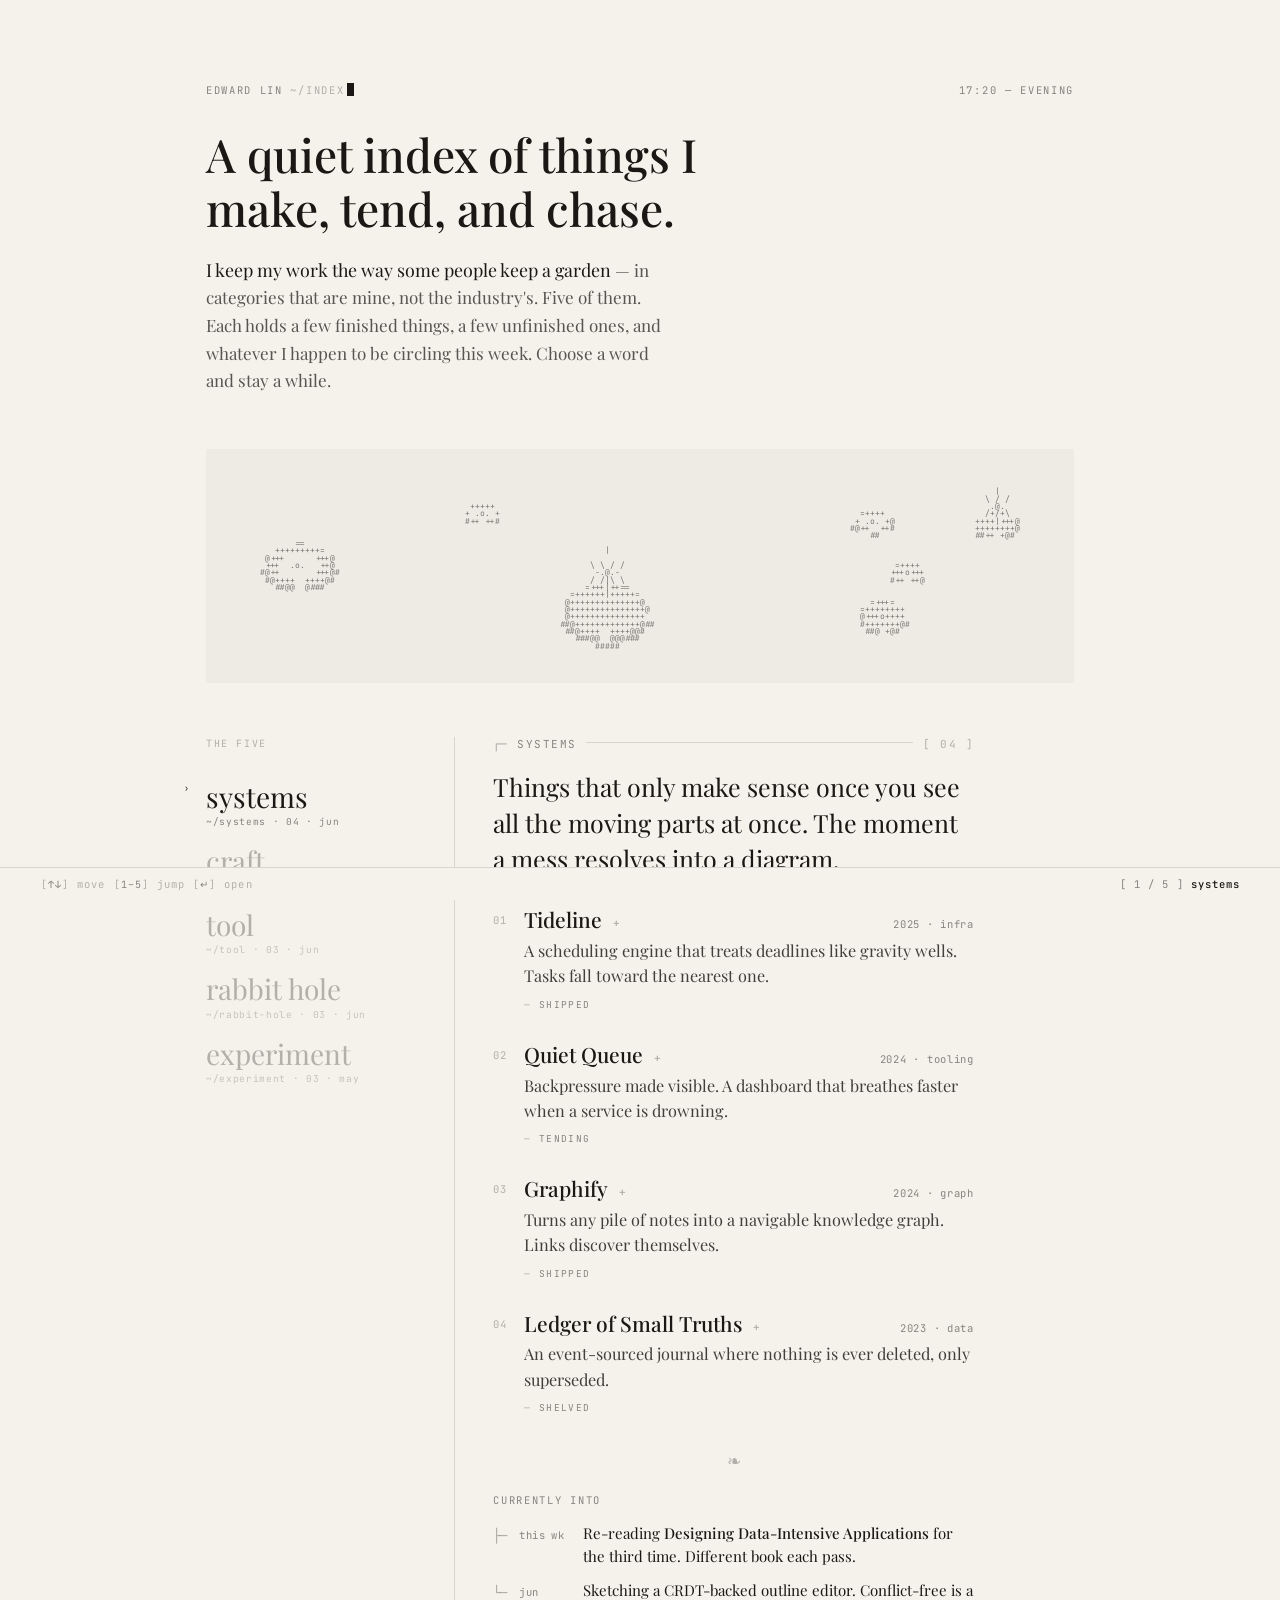
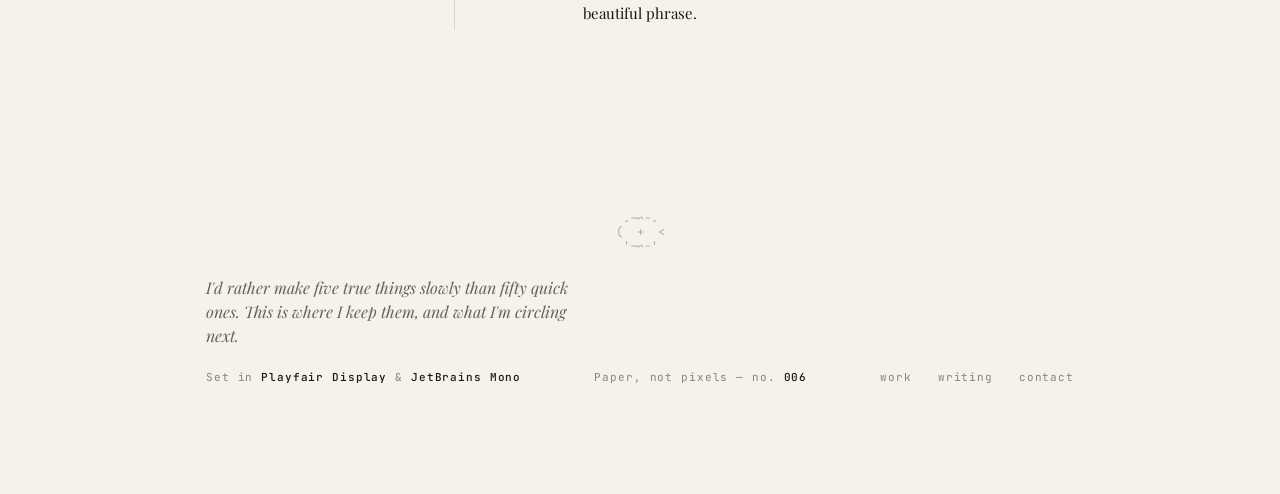
<file: index.html>
<!DOCTYPE html>
<html lang="en">
<head>
<meta charset="UTF-8" />
<meta name="viewport" content="width=device-width, initial-scale=1.0" />
<title>Edward Lin</title>
<link rel="preconnect" href="https://fonts.googleapis.com" />
<link rel="preconnect" href="https://fonts.gstatic.com" crossorigin />
<link href="https://fonts.googleapis.com/css2?family=JetBrains+Mono:wght@400;500&family=Playfair+Display:ital,wght@0,400;0,500;0,600;1,400;1,500&display=swap" rel="stylesheet" />
<link rel="stylesheet" href="css/styles.css" />
</head>
<body>
  <div id="pond" aria-hidden="true"></div>

  <main class="page">
    <header class="head">
      <span class="prompt">edward lin <span class="dim">~/index</span><span class="cursor"></span></span>
      <span class="now" id="now">—</span>
    </header>

    <h1 class="lede">A quiet index of things I make, tend, and chase.</h1>
    <p class="opening"><span class="drop">I keep my work the way some people keep a garden</span> — in categories that are mine, not the industry's. Five of them. Each holds a few finished things, a few unfinished ones, and whatever I happen to be circling this week. Choose a word and stay a while.</p>

    <div id="asciipond" class="asciipond" aria-hidden="true"><div class="rr-fallback">~ ~ ~ ~ ~ ~ ~ ~ ~ ~ ~ ~ ~ ~ ~</div></div>

    <div class="body">
      <nav class="index" id="index" aria-label="types">
        <div class="ix-h">the five</div>
      </nav>
      <section class="reading" id="reading" tabindex="-1" aria-labelledby="r-title"></section>
    </div>
  </main>

  <footer class="colophon">
    <pre class="endmark" aria-hidden="true"> .-~-.
(  +  &lt;
 '-~-'</pre>
    <p class="sign">I'd rather make five true things slowly than fifty quick ones. This is where I keep them, and what I'm circling next.</p>
    <div class="grid">
      <span>Set in <b>Playfair Display</b> &amp; <b>JetBrains Mono</b></span>
      <span>Paper, not pixels — no. <b>006</b></span>
      <nav aria-label="elsewhere">
        <a href="#">work</a>
        <a href="#">writing</a>
        <a href="#">contact</a>
      </nav>
    </div>
  </footer>

  <div class="statusbar">
    <span class="hints"><kbd>↑↓</kbd> move <kbd>1–5</kbd> jump <kbd>↵</kbd> open</span>
    <span class="pos" id="pos" role="status" aria-live="polite" aria-atomic="true">—</span>
  </div>

  <script src="js/content.js"></script>
  <script src="js/atmosphere.js"></script>
  <script src="js/typeIndex.js"></script>
  <script src="js/pond.js"></script>
  <script src="js/main.js"></script>
</body>
</html>
</file>
<file: css/styles.css>
:root {
    --paper: #F5F2EB;
    --ink: #1a1714;
    --soft: rgba(26, 23, 20, 0.50);
    --faint: rgba(26, 23, 20, 0.30);
    --hair: rgba(26, 23, 20, 0.13);
    --ink-pre: rgba(26, 23, 20, 0.55);
    --mono: "JetBrains Mono", ui-monospace, Menlo, monospace;
    --serif: "Playfair Display", Georgia, serif;
    --text-xs: 10.5px;
    --ease-quiet: 0.45s ease;
  }

  * { box-sizing: border-box; }

  html { -webkit-font-smoothing: antialiased; }
  body {
    margin: 0;
    min-height: 100vh;
    background: var(--paper);
    color: var(--ink);
    font-family: var(--serif);
    overflow-x: hidden;
    padding-bottom: 46px;
  }

  /* ---------- atmosphere: slow ripples under the paper ---------- */
  #pond {
    position: fixed;
    inset: 0;
    z-index: 0;
    pointer-events: none;
    overflow: hidden;
  }
  .ring {
    position: absolute;
    border: 1px solid rgba(26, 23, 20, 0.04);
    border-radius: 50%;
    width: 40px;
    height: 40px;
    transform: translate(-50%, -50%) scale(0.1);
    opacity: 0;
    will-change: transform, opacity;
  }
  @keyframes spread {
    0%   { opacity: 0;    transform: translate(-50%, -50%) scale(0.1); }
    20%  { opacity: 0.45; }
    100% { opacity: 0;    transform: translate(-50%, -50%) scale(9); }
  }
  .ring.tap { border-color: rgba(26, 23, 20, 0.22); }
  @keyframes tap {
    0%   { opacity: 0;   transform: translate(-50%, -50%) scale(0.1); }
    14%  { opacity: 0.6; }
    100% { opacity: 0;   transform: translate(-50%, -50%) scale(5.5); }
  }

  .page {
    position: relative;
    z-index: 1;
    max-width: 1000px;
    margin: 0 auto;
    padding: clamp(40px, 9vh, 110px) clamp(26px, 6vw, 66px) 70px;
  }

  /* ---------- header ---------- */
  .endmark {
    font-family: var(--mono);
    white-space: pre;
    width: max-content;
    margin: 0 auto 22px;
    font-size: 12px;
    line-height: 1.18;
    color: rgba(26, 23, 20, 0.32);
    -webkit-user-select: none;
    user-select: none;
  }

  /* ---------- ascii pond (three.js + AsciiEffect) ---------- */
  .asciipond {
    height: clamp(150px, 26vh, 240px);
    margin: 0 0 clamp(30px, 6vh, 54px);
    background: rgba(26, 23, 20, 0.028); /* faint ink wash: reads as water set into the paper */
    display: flex;
    align-items: center;
    justify-content: center;
    overflow: hidden;
    -webkit-user-select: none;
    user-select: none;
  }
  .asciipond > pre {
    margin: 0;
    font-family: var(--mono);
    color: var(--ink-pre);
    background: transparent;
    white-space: pre;
    letter-spacing: 0;
  }
  .asciipond .rr-fallback {
    font-family: var(--mono);
    text-align: center;
    letter-spacing: 0.55em;
    font-size: 13px;
    color: rgba(26, 23, 20, 0.20);
  }

  .head {
    display: flex;
    justify-content: space-between;
    align-items: baseline;
    font-family: var(--mono);
    font-size: var(--text-xs);
    letter-spacing: 0.16em;
    text-transform: uppercase;
    color: var(--soft);
    margin-bottom: 30px;
  }
  .head .now { letter-spacing: 0.16em; }
  .head .prompt .dim { color: var(--faint); }
  .head .cursor {
    display: inline-block;
    width: 7px; height: 13px;
    margin-left: 3px;
    background: var(--ink);
    transform: translateY(2px);
    animation: blink 1.15s steps(1) infinite;
  }
  @keyframes blink { 0%, 50% { opacity: 1; } 50.01%, 100% { opacity: 0; } }

  .lede {
    font-family: var(--serif);
    font-size: clamp(30px, 5vw, 46px);
    font-style: normal;
    font-weight: 500;
    line-height: 1.18;
    margin: 0 0 20px;
    max-width: 18ch;
  }
  .opening {
    font-family: var(--serif);
    font-size: 17px;
    line-height: 1.62;
    color: rgba(26, 23, 20, 0.72);
    max-width: 46ch;
    margin: 0 0 clamp(30px, 6vh, 54px);
  }
  .opening .drop {
    font-size: 1.05em;
    color: var(--ink);
  }

  /* ---------- two columns ---------- */
  .body {
    display: flex;
    gap: clamp(40px, 7vw, 88px);
    align-items: flex-start;
  }

  .index {
    flex: 0 0 auto;
    display: flex;
    flex-direction: column;
    gap: 18px;
    position: sticky;
    top: 40px;
  }
  .index .ix-h {
    font-family: var(--mono);
    font-size: 10px;
    letter-spacing: 0.16em;
    text-transform: uppercase;
    color: var(--faint);
    margin-bottom: 14px;
  }
  .word {
    appearance: none;
    background: none;
    border: 0;
    text-align: left;
    cursor: pointer;
    display: flex;
    flex-direction: column;
    gap: 3px;
    padding: 0;
    position: relative;
  }
  .w-name {
    font-family: var(--serif);
    font-size: clamp(22px, 2.6vw, 28px);
    line-height: 1.08;
    color: var(--faint);
    transition: color var(--ease-quiet);
  }
  .word:hover .w-name { color: var(--soft); }
  .word:hover .mark { opacity: 0.35; transform: translateX(-2px); }
  .word.active .w-name { color: var(--ink); }
  .w-meta {
    font-family: var(--mono);
    font-size: 9.5px;
    letter-spacing: 0.07em;
    color: var(--faint);
    opacity: 0.7;
    transition: color var(--ease-quiet), opacity var(--ease-quiet);
  }
  .word.active .w-meta { color: var(--soft); opacity: 1; }
  .word:focus-visible {
    outline: 1px solid var(--soft);
    outline-offset: 6px;
  }
  .word .mark {
    position: absolute;
    left: -22px;
    top: 0.16em;
    color: var(--ink);
    opacity: 0;
    transform: translateX(-6px);
    transition: opacity 0.55s ease, transform 0.55s ease;
    font-family: var(--mono);
    font-size: 0.62em;
  }
  .word.active .mark { opacity: 1; transform: translateX(0); }

  /* ---------- reading ---------- */
  .reading {
    flex: 1 1 auto;
    min-width: 0;
    max-width: 52ch;
    padding-left: clamp(22px, 3vw, 40px);
    border-left: 1px solid var(--hair);
  }
  .reading.fade { animation: fade 0.32s cubic-bezier(.22,.61,.36,1); }
  @keyframes fade { from { opacity: 0.35; transform: translateY(4px); } to { opacity: 1; transform: none; } }

  .r-tag {
    display: flex;
    align-items: center;
    gap: 10px;
    font-family: var(--mono);
    font-size: 11px;
    font-weight: 400;
    letter-spacing: 0.13em;
    text-transform: uppercase;
    color: var(--soft);
    margin: 0 0 18px;
  }
  .r-tag .cap { color: var(--faint); letter-spacing: 0; }
  .r-tag .ln {
    flex: 1 1 auto;
    border-bottom: 1px solid var(--hair);
    transform: translateY(-1px);
  }
  .r-tag .ct { color: var(--faint); white-space: nowrap; }
  .r-blurb {
    font-family: var(--serif);
    font-size: clamp(21px, 2.4vw, 25px);
    line-height: 1.45;
    margin: 0 0 30px;
  }

  .aster {
    text-align: center;
    color: var(--faint);
    font-size: 15px;
    letter-spacing: 0.5em;
    margin: 0 0 28px;
    padding-right: 0.5em;
  }

  .entry {
    display: flex;
    gap: 18px;
    padding: 0 0 30px;
  }
  .entry .no {
    flex: 0 0 auto;
    font-family: var(--mono);
    font-size: var(--text-xs);
    color: var(--faint);
    padding-top: 6px;
    letter-spacing: 0.05em;
  }
  .entry .col { min-width: 0; }
  .entry .top {
    display: flex;
    align-items: baseline;
    gap: 12px;
  }
  .entry h3 {
    font-family: var(--serif);
    font-weight: 500;
    font-size: 21px;
    line-height: 1.18;
    margin: 0;
  }
  .entry .meta {
    font-family: var(--mono);
    font-size: var(--text-xs);
    letter-spacing: 0.07em;
    color: var(--soft);
    white-space: nowrap;
    margin-left: auto;
  }
  .entry p {
    font-family: var(--serif);
    font-size: 16.25px;
    line-height: 1.56;
    color: rgba(26, 23, 20, 0.82);
    margin: 6px 0 0;
  }
  .entry .state {
    display: inline-block;
    font-family: var(--mono);
    font-size: 9.5px;
    letter-spacing: 0.14em;
    text-transform: uppercase;
    color: var(--soft);
    margin-top: 9px;
  }
  .entry .state::before { content: "— "; color: var(--faint); }

  /* ---------- expandable items ---------- */
  .entry.has-more { cursor: pointer; }
  .entry-toggle {
    font: inherit;
    color: inherit;
    letter-spacing: inherit;
    background: none;
    border: 0;
    margin: 0;
    padding: 0;
    text-align: left;
    cursor: pointer;
  }
  .entry-toggle::after {
    content: "+";
    font-family: var(--mono);
    font-size: 11px;
    color: var(--faint);
    margin-left: 11px;
    vertical-align: 1px;
    transition: color var(--ease-quiet);
  }
  .entry-toggle[aria-expanded="true"]::after { content: "–"; }
  .entry.has-more:hover h3 {
    text-decoration: underline;
    text-decoration-thickness: 1px;
    text-underline-offset: 3px;
    text-decoration-color: var(--hair);
  }
  .entry.has-more:hover .entry-toggle::after { color: var(--soft); }
  .entry-toggle:focus-visible {
    outline: 1px solid var(--soft);
    outline-offset: 4px;
    border-radius: 1px;
  }
  .entry-more {
    display: grid;
    grid-template-rows: 0fr;
    opacity: 0;
    transition: grid-template-rows 0.34s cubic-bezier(.22, .61, .36, 1),
                opacity 0.3s ease;
  }
  .entry-more .em-in { overflow: hidden; min-height: 0; }
  .entry-more.open { grid-template-rows: 1fr; opacity: 1; }
  .entry-more .more {
    font-family: var(--serif);
    font-size: 16.25px;
    line-height: 1.56;
    color: rgba(26, 23, 20, 0.82);
    margin: 12px 0 0;
    cursor: auto;
  }
  .entry-more .links {
    display: flex;
    flex-wrap: wrap;
    gap: 20px;
    margin-top: 13px;
  }
  .entry-more .xlink {
    font-family: var(--mono);
    font-size: var(--text-xs);
    letter-spacing: 0.09em;
    text-transform: uppercase;
    color: var(--soft);
    text-decoration: none;
    cursor: pointer;
    transition: color var(--ease-quiet);
  }
  .entry-more .xlink::before { content: "↗ "; color: var(--faint); }
  .entry-more .xlink:hover { color: var(--ink); }
  .entry-more .xlink:focus-visible {
    outline: 1px solid var(--soft);
    outline-offset: 3px;
  }

  /* ---------- currently into (tree view) ---------- */
  .into { margin-top: 8px; }
  .fleuron {
    text-align: center;
    color: var(--faint);
    font-size: 17px;
    margin: 4px 0 22px;
  }
  .into .lbl {
    font-family: var(--mono);
    font-size: var(--text-xs);
    letter-spacing: 0.16em;
    text-transform: uppercase;
    color: var(--soft);
    margin-bottom: 10px;
  }
  .into .lbl .cap { color: var(--faint); letter-spacing: 0; margin-right: 7px; }
  .into-row {
    display: flex;
    gap: 12px;
    padding: 5px 0;
    align-items: baseline;
  }
  .into-row .branch {
    flex: 0 0 auto;
    font-family: var(--mono);
    font-size: 12px;
    color: var(--faint);
    letter-spacing: 0;
    transform: translateY(1px);
  }
  .into-row .when {
    flex: 0 0 52px;
    font-family: var(--mono);
    font-size: var(--text-xs);
    letter-spacing: 0.04em;
    color: var(--soft);
  }
  .into-row .what {
    font-family: var(--serif);
    font-size: 15px;
    line-height: 1.55;
  }
  .into-row .what b { font-weight: 500; }

  /* ---------- colophon ---------- */
  .colophon {
    position: relative;
    z-index: 1;
    max-width: 1000px;
    margin: 0 auto;
    padding: 30px clamp(26px, 6vw, 66px) 64px;
    margin-top: clamp(48px, 9vh, 90px);
  }
  .colophon .rule {
    border: 0;
    border-top: 1px solid var(--hair);
    margin: 0 0 20px;
  }
  .colophon .sign {
    font-family: var(--serif);
    font-style: italic;
    font-size: 16px;
    line-height: 1.5;
    color: rgba(26, 23, 20, 0.66);
    max-width: 44ch;
    margin: 0 0 22px;
  }
  .colophon .grid {
    display: flex;
    justify-content: space-between;
    flex-wrap: wrap;
    gap: 16px 30px;
    font-family: var(--mono);
    font-size: 11px;
    letter-spacing: 0.08em;
    color: var(--soft);
  }
  .colophon .grid b { color: var(--ink); font-weight: 500; }
  .colophon nav a {
    color: var(--soft);
    text-decoration: none;
    margin-left: 18px;
  }
  .colophon nav a:first-child { margin-left: 0; }
  .colophon nav a:hover { color: var(--ink); }

  /* ---------- status bar (TUI) ---------- */
  .statusbar {
    position: fixed;
    left: 0; right: 0; bottom: 0;
    z-index: 3;
    display: flex;
    justify-content: space-between;
    align-items: center;
    gap: 16px;
    padding: 9px clamp(16px, 5vw, 40px);
    background: var(--paper);
    border-top: 1px solid var(--hair);
    font-family: var(--mono);
    font-size: var(--text-xs);
    letter-spacing: 0.1em;
    color: var(--soft);
  }
  .statusbar .hints { color: var(--faint); }
  .statusbar kbd {
    font-family: var(--mono);
    font-size: 10px;
    color: var(--soft);
    padding: 0 1px;
  }
  .statusbar kbd::before { content: "["; color: var(--faint); }
  .statusbar kbd::after { content: "]"; color: var(--faint); }
  .statusbar .pos { white-space: nowrap; color: var(--soft); }
  .statusbar .pos b { color: var(--ink); font-weight: 500; }

  .reading:focus { outline: none; }

  @media (prefers-reduced-motion: reduce) {
    #pond { display: none; }
    .head .cursor { animation: none; }
    .reading.fade { animation: none; }
    .entry-more { transition: none; }
    .word, .w-name, .w-meta, .word .mark { transition: none; }
  }

  @media (max-width: 700px) {
    .body { flex-direction: column; gap: 36px; }
    .index { position: static; flex-direction: row; flex-wrap: wrap; gap: 14px 22px; }
    .index .ix-h { width: 100%; margin-bottom: 4px; }
    .word { padding: 4px 2px; }
    .w-name { font-size: 20px; }
    .word .mark { display: none; }
    .word.active .w-name { text-decoration: underline; text-underline-offset: 6px; text-decoration-thickness: 1px; }
    .reading { max-width: none; border-left: 0; padding-left: 0; }
    .colophon .grid { flex-direction: column; gap: 10px; }
    .statusbar .hints { display: none; }
  }
</file>
